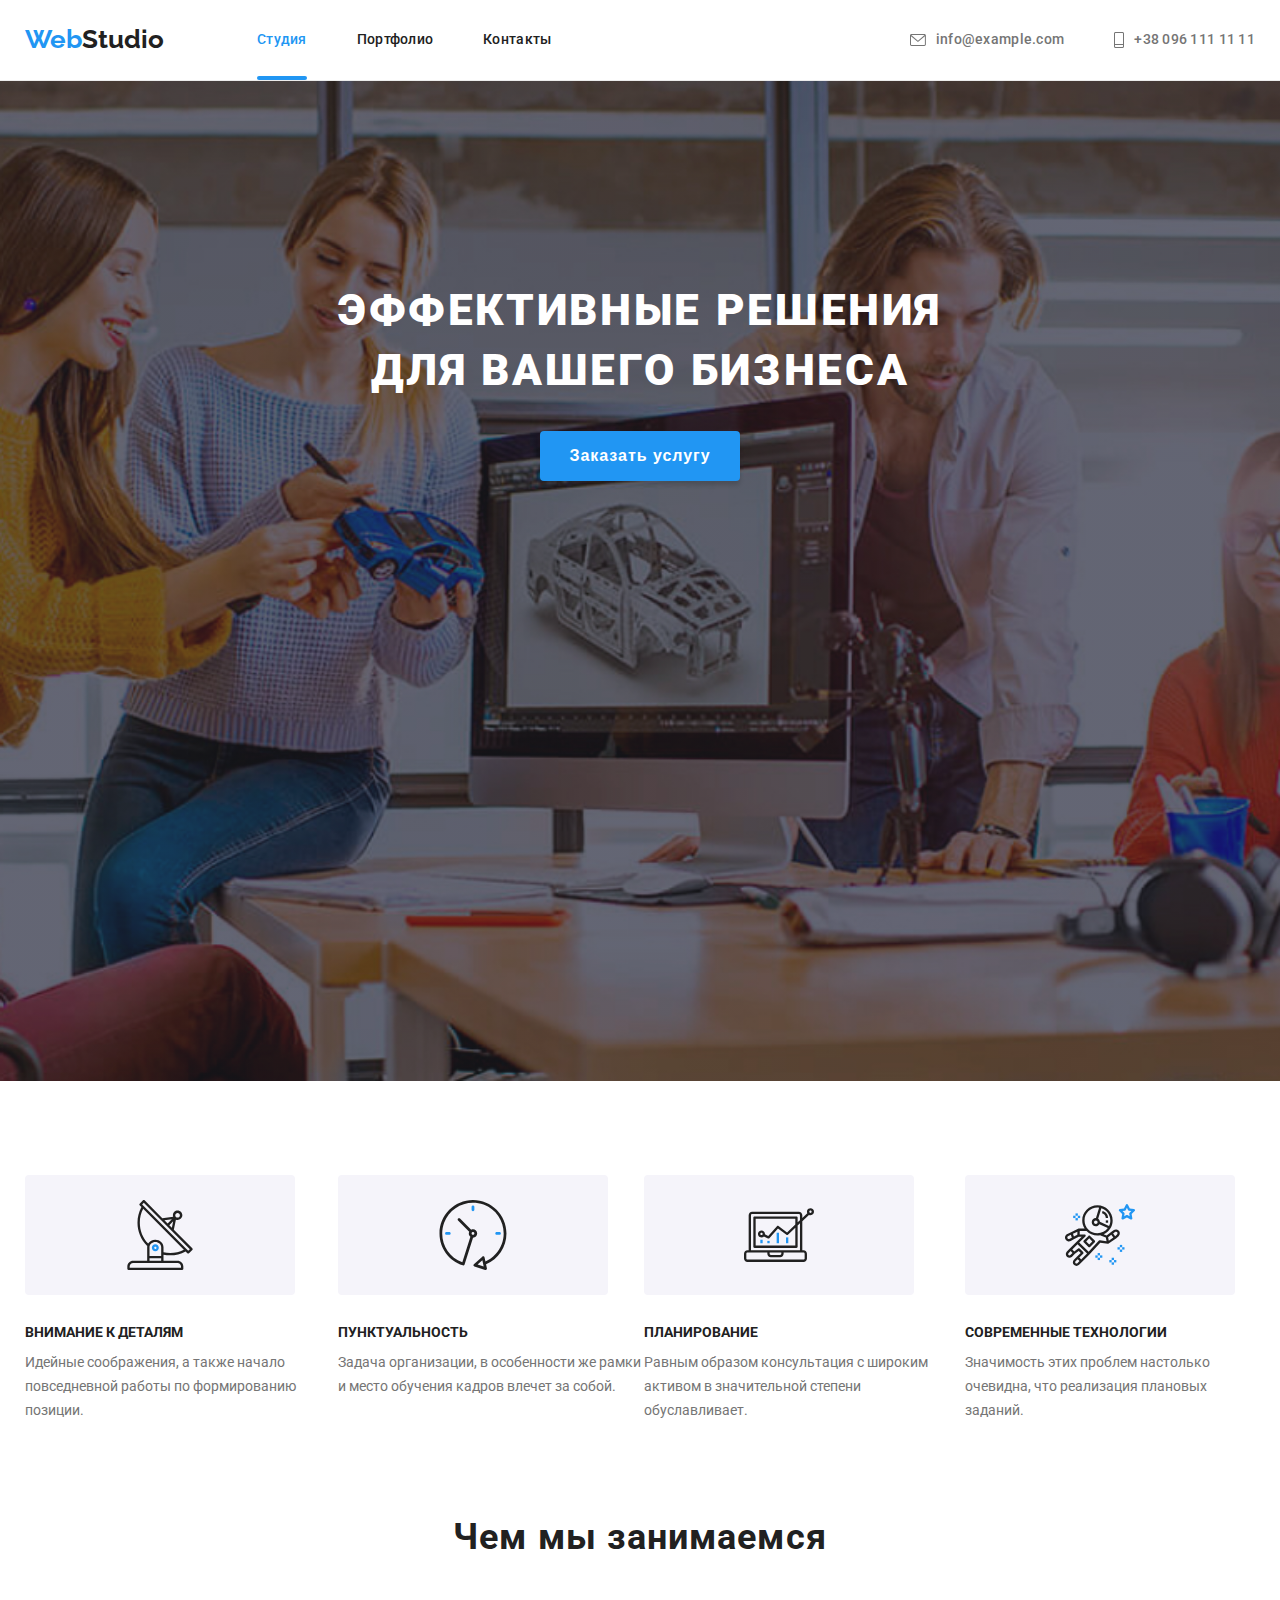
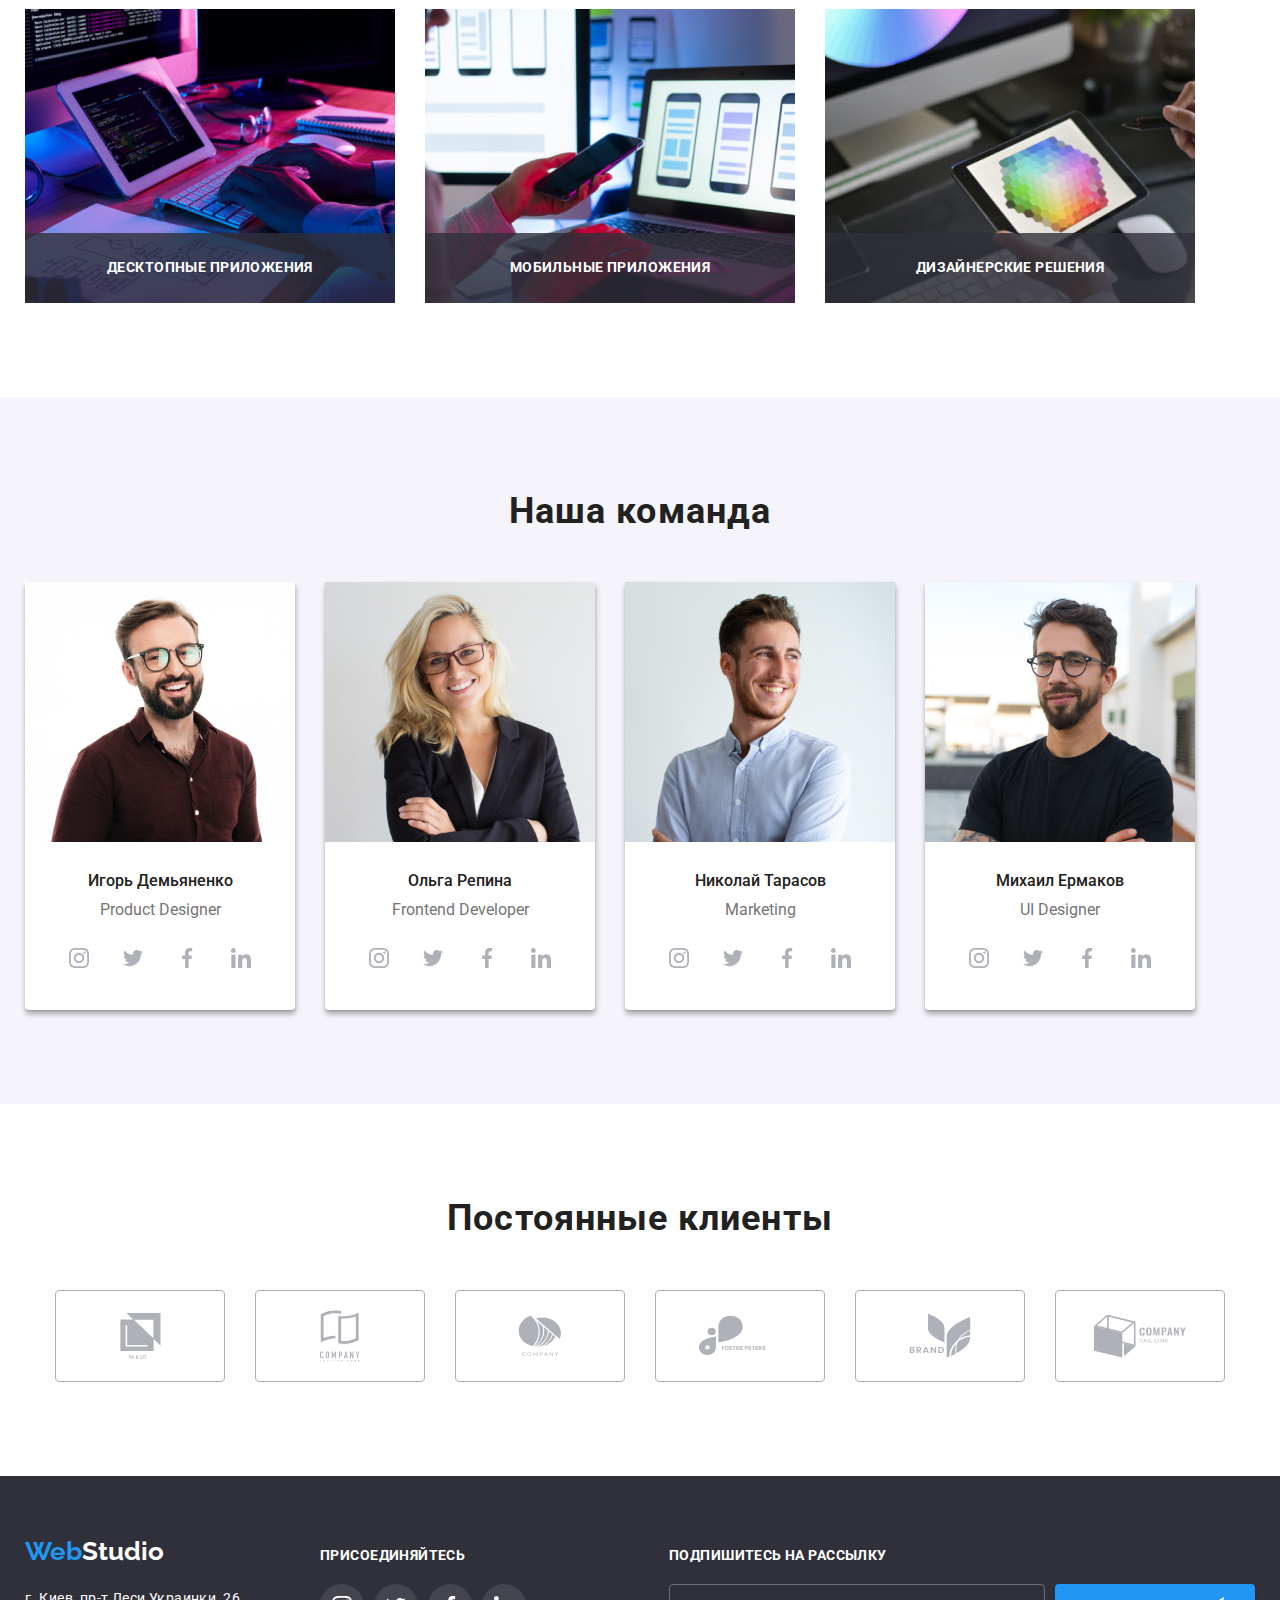
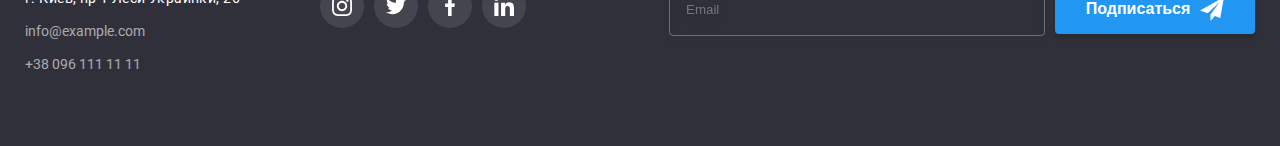
<file: index.html>
<!DOCTYPE html>
<html lang="ru">
<head>
  <meta charset="UTF-8">
  <meta name="viewport" content="width=device-width, initial-scale=1.0">
  <link rel="stylesheet" href="https://cdnjs.cloudflare.com/ajax/libs/modern-normalize/1.1.0/modern-normalize.min.css" integrity="sha512-wpPYUAdjBVSE4KJnH1VR1HeZfpl1ub8YT/NKx4PuQ5NmX2tKuGu6U/JRp5y+Y8XG2tV+wKQpNHVUX03MfMFn9Q==" crossorigin="anonymous" referrerpolicy="no-referrer"/>
  <link rel="stylesheet" href="./css/main.min.css"/>
  <style>
   @import url('https://fonts.googleapis.com/css2?family=Roboto:wght@400;500;700;900&display=swap');
   @import url('https://fonts.googleapis.com/css2?family=Raleway:wght@700&display=swap');
  </style>
  <title>Web Studio</title>
</head>
<body>
 <header class="header">
   <div class="container header-container">
     <nav class="navigation">
       <a href="./index.html" class="navigation__logo"><span class="navigation__web">Web</span>Studio</a>
       <ul class="navigation__site-nav">
         <li class="navigation__list"><a href="./index.html" class="navigation__link navigation__link--current">Студия</a></li>
         <li class="navigation__list"><a href="./portfolio.html" class="navigation__link">Портфолио</a></li>
         <li class="navigation__list"><a href="" class="navigation__link">Контакты</a></li>
       </ul>
     </nav>
     <ul class="link">
       <li class="link__item">
         <a href="mailto:info@devstudio.com" class="link__email">
           <svg class="link__icon" width="16" height="12">
             <use href="./images/symbol-defs.svg#icon-mail"></use>
           </svg>info@example.com
         </a>
       </li>
       <li class="link__item">
         <a href="tel:+380961111111" class="link__tel">
           <svg class="link__icon" width="10" height="16">
             <use href="./images/symbol-defs.svg#icon-tel"></use>
           </svg>+38 096 111 11 11
         </a>
       </li>
     </ul>
   </div>
  </header>
  <main>
    <section class="hero">
      <div class="container">
       <h1 class="hero__tagline">Эффективные решения для вашего бизнеса</h1>
       <button data-modal-open class="hero__button">Заказать услугу</button>
      </div>
    </section>
    <section class="benefits section">
      <h2 class="container__text">Наши преимущества</h2>
      <div class="container">
       <ul class="advantages">
        <li class="advantages_item">
          <div class="advantages__icon">
            <svg class="advantages__svg"  width="70" height="70">
              <use href="./images/symbol-defs.svg#icon-antenna-1"></use>
            </svg>
          </div>
          <h3 class="advantages__top">Внимание к деталям</h3>
          <p class="advantages__text">Идейные соображения, а также начало повседневной работы по формированию позиции.</p>
        </li>
        <li class="advantages_item">
          <div class="advantages__icon">
            <svg class="advantages__svg"  width="70" height="70">
              <use href="./images/symbol-defs.svg#icon-clock-1"></use>
            </svg>
          </div>
          <h3 class="advantages__top">Пунктуальность</h3>
          <p class="advantages__text">Задача организации, в особенности же рамки и место обучения кадров влечет за собой.
          </p>
        </li>
        <li class="advantages_item">
          <div class="advantages__icon">
            <svg class="advantages__svg"  width="70" height="70">
              <use href="./images/symbol-defs.svg#icon-diagram-1"></use>
            </svg>
          </div>
          <h3 class="advantages__top">Планирование</h3>
          <p class="advantages__text">Равным образом консультация с широким активом в значительной степени обуславливает.
          </p>
        </li>
        <li class="advantages_item">
          <div class="advantages__icon">
            <svg class="advantages__svg"  width="70" height="70">
              <use href="./images/symbol-defs.svg#icon-astronaut-1"></use>
            </svg>
          </div>
          <h3 class="advantages__top">Современные технологии</h3>
          <p class="advantages__text">Значимость этих проблем настолько очевидна, что реализация плановых заданий.</p>
        </li>
       </ul>
      </div>
    </section>
    <section class="doing section">
      <div class="container">
       <h2 class="service__top">Чем мы занимаемся</h2>
       <ul class="service__examples">
         <li class="service__img">
           <img src="./images/1.jpg" width="370" alt="programer-working-his-desk-office">
           <h3 class="service__text">Десктопные приложения</h3>
         </li>
         <li class="service__img">
           <img src="./images/2.jpg" width="370" alt="web-ui-designers-are-developing-application-smartphones-team-creators-is-working-interface-mobile">
           <h3 class="service__text">Мобильные приложения</h3>
          </li>
         <li class="service__img">
           <img src="./images/3.jpg" width="370" alt="creative-artist-web-design-with-working-colour-selection-graphic-tablet">
           <h3 class="service__text">Дизайнерские решения</h3>
          </li>
       </ul>
      </div>
    </section>
    <section class="command section">
      <div class="container">
       <h2 class="command__text">Наша команда</h2>
       <ul class="team">
         <li class="team__wrap">
           <img src="./images/demyanenko.png" width="270" alt="demyanenko">
            <h3 class="team__title">Игорь Демьяненко</h3>
            <p class="team__profession">Product Designer</p>
            <ul class="team__social-icon">
              <li class="team__social">
                <a href="" class="team__social-link">
                  <svg class="team__icon" width="20" height="20">
                    <use href="./images/symbol-defs.svg#icon-instagram-1"></use>
                  </svg>
                </a>
              </li>
              <li class="team__social">
               <a href="" class="team__social-link">
                 <svg class="team__icon" width="20" height="20">
                   <use href="./images/symbol-defs.svg#icon-twitter-1"></use>
                 </svg>
               </a>
              </li>
              <li class="team__social">
                <a href="" class="team__social-link">
                 <svg class="team__icon" width="20" height="20">
                   <use href="./images/symbol-defs.svg#icon-facebook-1"></use>
                 </svg>
                </a>
              </li>
              <li class="team__social">
                <a href="" class="team__social-link">
                  <svg class="team__icon" width="20" height="20">
                    <use href="./images/symbol-defs.svg#icon-linkedin-1"></use>
                  </svg>
                </a>
              </li>
            </ul>
          </li>
          <li class="team__wrap">
            <img src="./images/repina.png" width="270" alt="repina">
            <h3 class="team__title">Ольга Репина</h3>
            <p class="team__profession">Frontend Developer</p>
            <ul class="team__social-icon">
              <li class="team__social">
                <a href="" class="team__social-link">
                  <svg class="team__icon" width="20" height="20">
                    <use href="./images/symbol-defs.svg#icon-instagram-1"></use>
                  </svg>
                </a>
              </li>
              <li class="team__social">
                <a href="" class="team__social-link">
                  <svg class="team__icon" width="20" height="20">
                    <use href="./images/symbol-defs.svg#icon-twitter-1"></use>
                  </svg>
                </a>
              </li>
              <li class="team__social">
                <a href="" class="team__social-link">
                  <svg class="team__icon" width="20" height="20">
                    <use href="./images/symbol-defs.svg#icon-facebook-1"></use>
                  </svg>
                </a>
              </li>
              <li class="team__social">
                <a href="" class="team__social-link">
                  <svg class="team__icon" width="20" height="20">
                    <use href="./images/symbol-defs.svg#icon-linkedin-1"></use>
                  </svg>
                </a>
              </li>
            </ul>
          </li>
          <li class="team__wrap">
            <img src="./images/tarasov.png" width="270" alt="tarasov">
            <h3 class="team__title">Николай Тарасов</h3>
            <p class="team__profession">Marketing</p>
            <ul class="team__social-icon">
              <li class="team__social">
                <a href="" class="team__social-link">
                  <svg class="team__icon" width="20" height="20">
                    <use href="./images/symbol-defs.svg#icon-instagram-1"></use>
                  </svg>
                </a>
              </li>
              <li class="team__social">
                <a href="" class="team__social-link">
                  <svg class="team__icon" width="20" height="20">
                    <use href="./images/symbol-defs.svg#icon-twitter-1"></use>
                  </svg>
                </a>
              </li>
              <li class="team__social">
                <a href="" class="team__social-link">
                  <svg class="team__icon" width="20" height="20">
                    <use href="./images/symbol-defs.svg#icon-facebook-1"></use>
                  </svg>
                </a>
              </li>
              <li class="team__social">
                <a href="" class="team__social-link">
                  <svg class="team__icon" width="20" height="20">
                    <use href="./images/symbol-defs.svg#icon-linkedin-1"></use>
                  </svg>
                </a>
              </li>
            </ul>
          </li>
          <li class="team__wrap">
            <img src="./images/ermakov.png" width="270" alt="yermakov">
            <h3 class="team__title">Михаил Ермаков</h3>
            <p class="team__profession">UI Designer</p>
            <ul class="team__social-icon">
              <li class="team__social">
                <a href="" class="team__social-link">
                  <svg class="team__icon" width="20" height="20">
                    <use href="./images/symbol-defs.svg#icon-instagram-1"></use>
                  </svg>
                </a>
              </li>
              <li class="team__social">
                <a href="" class="team__social-link">
                  <svg class="team__icon" width="20" height="20">
                    <use href="./images/symbol-defs.svg#icon-twitter-1"></use>
                  </svg>
                </a>
              </li>
              <li class="team__social">
                <a href="" class="team__social-link">
                  <svg class="team__icon" width="20" height="20">
                    <use href="./images/symbol-defs.svg#icon-facebook-1"></use>
                  </svg>
                </a>
              </li>
              <li class="team__social">
                <a href="" class="team__social-link">
                  <svg class="team__icon" width="20" height="20">
                    <use href="./images/symbol-defs.svg#icon-linkedin-1"></use>
                  </svg>
                </a>
              </li>
            </ul>
          </li>
        </ul>
      </div>
    </section>
    <section class="section">
      <div class="container">
        <h2 class="command__text">Постоянные клиенты</h2>
        <ul class="partners">
          <li class="partners__list">
            <a href="" class="partners__item">
              <svg class="partners__icon" width="41" height="46">
                <use href="./images/symbol-defs.svg#icon-Logo"></use>
              </svg>
            </a>
          </li>
          <li class="partners__list">
            <a href="" class="partners__item">
              <svg class="partners__icon" width="40" height="52">
                <use href="./images/symbol-defs.svg#icon-Logo-1"></use>
              </svg>
            </a>
          </li>
          <li class="partners__list">
            <a href="" class="partners__item">
              <svg class="partners__icon" width="43.46" height="41.18">
                <use href="./images/symbol-defs.svg#icon-Logo-2"></use>
              </svg>
            </a>
          </li>
          <li class="partners__list">
            <a href="" class="partners__item">
              <svg class="partners__icon" width="84.44" height="40.62">
                <use href="./images/symbol-defs.svg#icon-Logo-3"></use>
              </svg>
            </a>
          </li>
          <li class="partners__list">
            <a href="" class="partners__item">
              <svg class="partners__icon" width="62.54" height="45.43">
                <use href="./images/symbol-defs.svg#icon-Logo-4"></use>
              </svg>
            </a>
          </li>
          <li class="partners__list">
            <a href="" class="partners__item">
              <svg class="partners__icon" width="93.79" height="43.93">
                <use href="./images/symbol-defs.svg#icon-Logo-5"></use>
              </svg>
            </a>
          </li>
        </ul>
      </div>
    </section>
  </main>
  <footer class="footer">
    <div class="container footer-container">
     <div class="footer-wrap">
       <a href="/index.html" class="footer__logo"><span class="navigation__web">Web</span>Studio</a>
       <address>
         <ul class="footer-contact">
           <li class="footer-contact__list"><a href="https://bit.ly/3pXMvUd" class="footer-contact__address" target="_blank" rel="noopener noreferrer">г. Киев, пр-т Леси Украинки, 26</a></li>
           <li class="footer-contact__list"><a href="mailto:info@devstudio.com" class="footer-contact__link">info@example.com</a></li>
           <li class="footer-contact__list"><a href="tel:+380961111111" class="footer-contact__link">+38 096 111 11 11</a></li>
         </ul>
       </address>
     </div>
     <div class="footer-social">
       <p class="footer-social__text">присоединяйтесь</p>
       <ul class="footer-social__list">
         <li class="footer-social__item">
           <a href="" class="footer-social__svg" >
             <svg class="footer-social__icon" width="20" height="20">
               <use href="./images/symbol-defs.svg#icon-instagram"></use>
             </svg>
           </a>
         <li class="footer-social__item">
           <a href="" class="footer-social__svg">
             <svg class="footer-social__icon" width="20" height="20">
               <use href="./images/symbol-defs.svg#icon-twitter"></use>
             </svg>
           </a>
         </li>
         <li class="footer-social__item">
           <a href="" class="footer-social__svg">
             <svg class="footer-social__icon" width="20" height="20">
               <use href="./images/symbol-defs.svg#icon-facebook"></use>
             </svg>
           </a>
         </li>
         <li class="footer-social__item">
           <a href="" class="footer-social__svg">
             <svg class="footer-social__icon" width="20" height="20">
               <use href="./images/symbol-defs.svg#icon-linkedin"></use>
             </svg>
           </a>
         </li>
       </ul>
     </div>
     <div class="subscribe">
       <form>
         <p class="subscribe__text">Подпишитесь на рассылку</p>
         <div class="subcribe__wrap">
           <input type="email" class="subcribe__email" name="email-footer" placeholder="Email">
           <button class="subcribe__button"  type="submit">
             Подписаться
             <svg class="subcribe__svg" width="24" height="24" viewBox="0 0 24 24" fill="none" xmlns="http://www.w3.org/2000/svg">
               <path d="M24 0L0 13.5L7.66994 16.3407L19.5 5.25002L10.5017 17.3896L10.509 17.3923L10.5 17.3896V24.0001L14.8013 18.982L20.2501 21.0001L24 0Z" fill="white" />
             </svg>
           </button>
         </div>
       </form>
     </div>
    </div>
  </footer>
  <div class="backdrop is-hidden" data-modal>
    <div class="modal"> 
      <button class="modal__button" data-modal-close>
        <svg width="11" height="11">
          <use href="./images/symbol-modal.svg#icon-off"></use>
        </svg>
      </button>
      <p class="modal__text">Оставьте свои данные, мы вам перезвоним</p>
      <form class="form">
        <div class="form__user-name">
          <label class="form__label" for="user_name"><span class="form__user-text">Имя</span></label>
          <div class="form__input">
            <input class="form__svg" type="text" name="user-name" id="user_name">
            <svg class="form__icon" width="12" height="12">
              <use href="./images/symbol-modal.svg#icon-men"></use> 
            </svg>
          </div>
        </div>
        <div class="form__tel">
          <label class="form__label" for="user_tel"><span class="form__user-text">Телефон</span></label>
          <div class="form__input">
            <input class="form__svg" type="tel" name="user-tel" id="user_tel">
            <svg class="form__icon" width="12" height="12">
             <use href="./images/symbol-modal.svg#icon-tele"></use>
            </svg>
          </div>
        </div>
        <div class="form__email">
          <label class="form__label" for="user_email"><span class="form__user-text">Почта</span></label>
          <div class="form__input">
            <input class="form__svg" type="email" name="email" id="user_email" >
            <svg class="form__icon" width="12" height="12">
              <use href="./images/symbol-modal.svg#icon-email"></use>
            </svg>
          </div>
        </div>
        <div class="form__comment">
          <label class="form__label" for="user-comment">
            <span class="form__item">Комментарий</span>
            <textarea class="form__textarea" name="user-comment" placeholder="Введите текст" id="user-comment"></textarea>
          </label>
        </div>
        <div class="form__wrap">
          <input class="form__checkbox form__visually" type="checkbox" name="check" id="check">
          <label for="check" class="form__agreement">
            <span class="form__icon-check">
              <svg class="form__svg-check" width="16" height="15">
                <use href="./images/symbol-modal.svg#icon-on"></use>
              </svg>
            </span>
            Соглашаюсь с рассылкой и принимаю
            <a class="form__treaty" href="">Условия договора</a>
          </label>
        </div>
        <div class="form__button-wrap">
          <button class="form__button" type="submit">Отправить</button>
        </div>
      </form>
    </div>
  </div>
  <script src="./js/modal.js"></script>
</body>
</html>
</file>
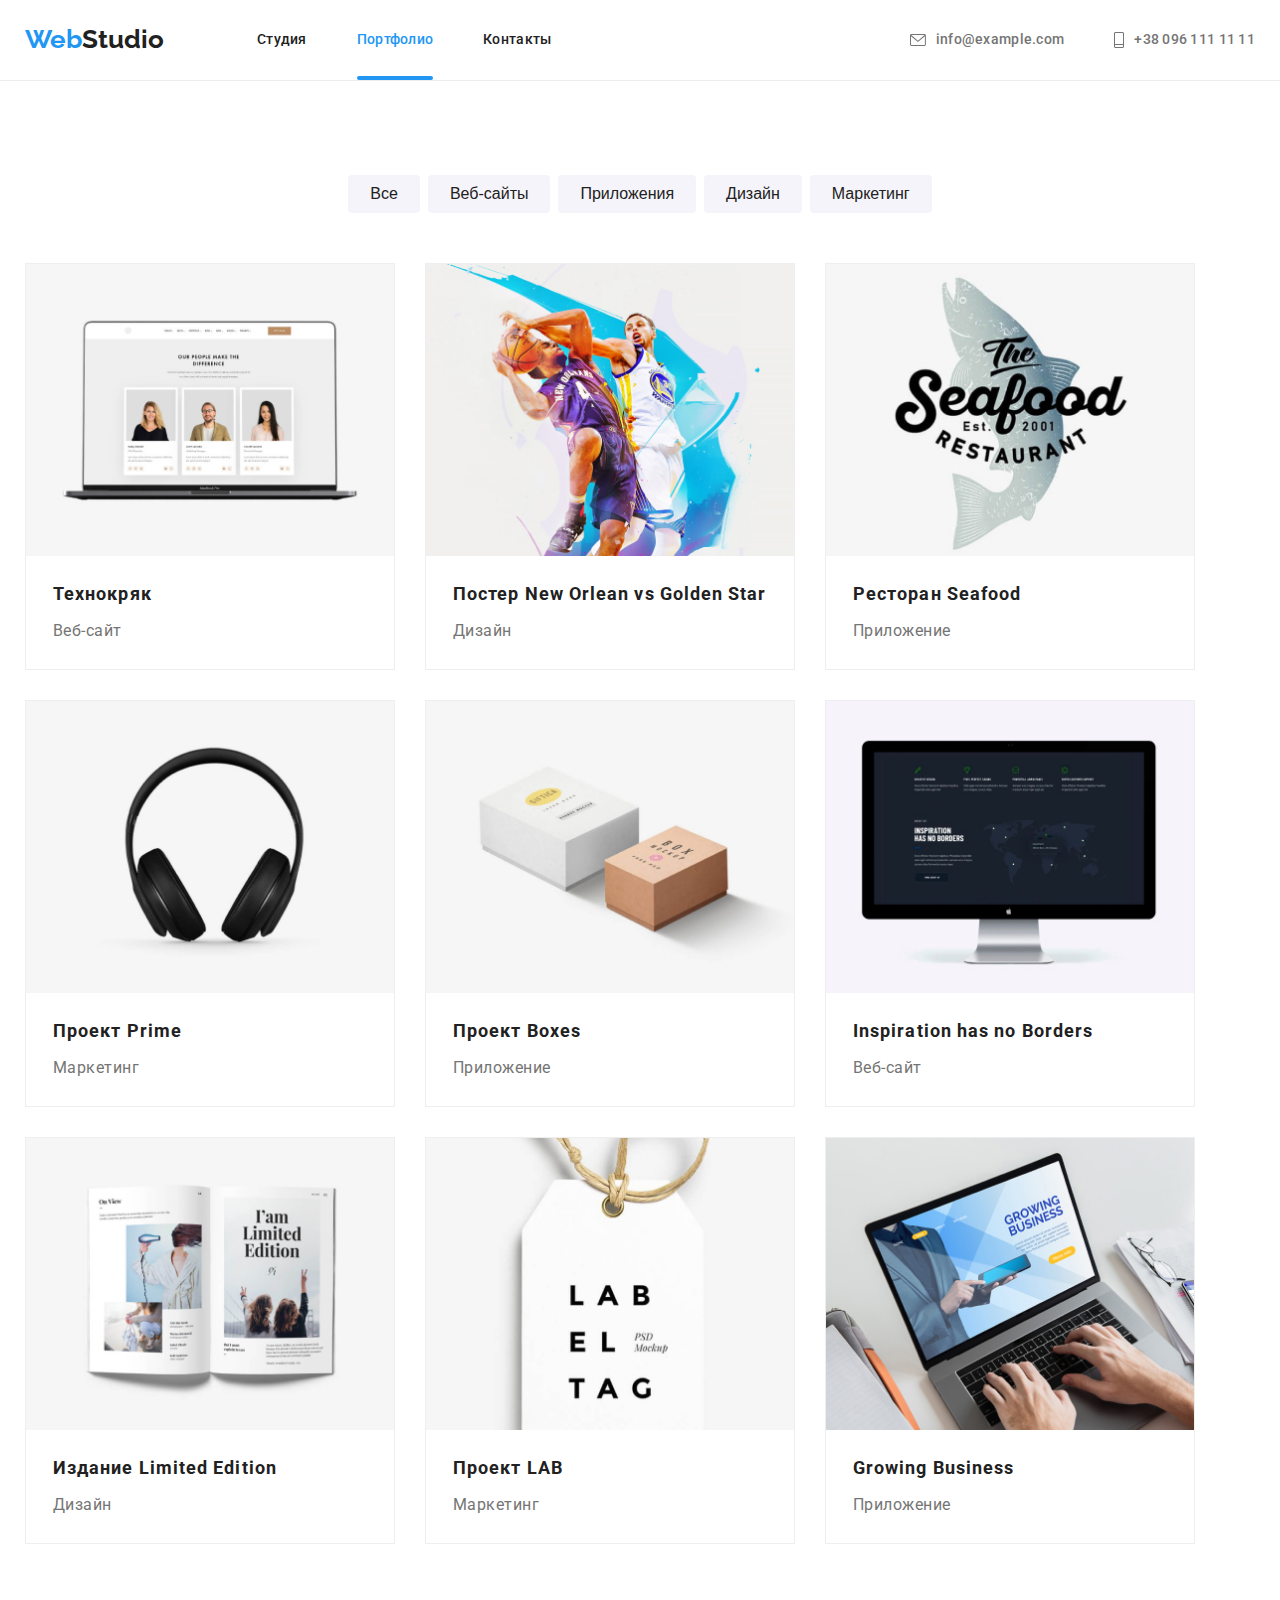
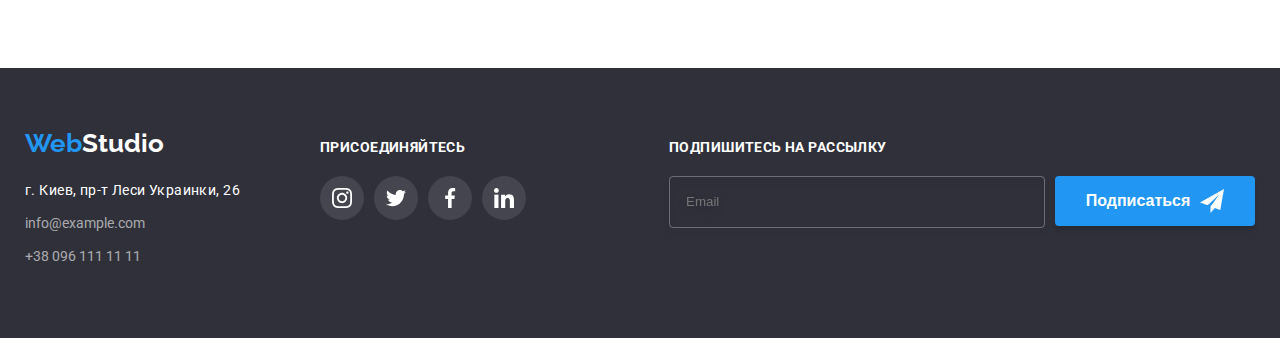
<file: portfolio.html>
<!DOCTYPE html>
<html lang="ru">
<head>
  <meta charset="UTF-8">
  <meta http-equiv="X-UA-Compatible" content="IE=edge">
  <meta name="viewport" content="width=device-width, initial-scale=1.0">
  <link rel="stylesheet" href="https://cdnjs.cloudflare.com/ajax/libs/modern-normalize/1.1.0/modern-normalize.min.css" integrity="sha512-wpPYUAdjBVSE4KJnH1VR1HeZfpl1ub8YT/NKx4PuQ5NmX2tKuGu6U/JRp5y+Y8XG2tV+wKQpNHVUX03MfMFn9Q==" crossorigin="anonymous" referrerpolicy="no-referrer" />
  <link rel="stylesheet" href="./css/main.min.css">
  <style>
    @import url('https://fonts.googleapis.com/css2?family=Roboto:wght@400;500;700;900&display=swap');      
    @import url('https://fonts.googleapis.com/css2?family=Raleway:wght@700&display=swap');
  </style>
  <title>Портфолио</title>
</head>
<body>
 <header class="header">
   <div class="container header-container">
     <nav class="navigation">
       <a href="./index.html" class="navigation__logo"><span class="navigation__web">Web</span>Studio</a>
       <ul class="navigation__site-nav">
         <li class="navigation__list"><a href="./index.html" class="navigation__link">Студия</a></li>
         <li class="navigation__list"><a href="./portfolio.html" class="navigation__link  navigation__link--current">Портфолио</a></li>
         <li class="navigation__list"><a href="" class="navigation__link">Контакты</a></li>
       </ul>
     </nav>
     <ul class="link">
       <li class="link__item">
         <a href="mailto:info@devstudio.com" class="link__email">
           <svg class="link__icon" width="16" height="12">
             <use href="./images/symbol-defs.svg#icon-mail"></use>
           </svg>info@example.com
         </a>
       </li>
       <li class="link__item">
         <a href="tel:+380961111111" class="link__tel">
           <svg class="link__icon" width="10" height="16">
             <use href="./images/symbol-defs.svg#icon-tel"></use>
           </svg>+38 096 111 11 11
         </a>
       </li>
     </ul>
   </div>
  </header>
 <main class="about-portfolio">
   <section class="section">
     <div class="container">
       <h1 class="container__text">Примеры наших работ</h1>
       <ul class="button__wrap">
         <li class="button__item"><button type="button" class="button__options">Все</button></li>
         <li class="button__item"><button type="button" class="button__options">Веб-сайты</button></li>
         <li class="button__item"><button type="button" class="button__options">Приложения</button></li>
         <li class="button__item"><button type="button" class="button__options">Дизайн</button></li>
         <li class="button__item"><button type="button" class="button__options">Маркетинг</button></li>
       </ul>
       <ul class="content">
         <li class="exx">
           <a href="" class="exx__wrap">
             <div class="exx__overlay">
               <img src="./images/portfolio-1.jpg" width="370" height="294" class="exx__img" alt="portfolio-1"> 
               <p class="exx__text">Ресурс предлагает комплексные предложения с разным уровнем функционала и сервисов. Все это позволит посетителю получить исчерпывающие сведения о компании или частном лице.</p>
              </div>
              <div class="exx__box">
               <h2 class="exx__name">Технокряк</h2>
               <p class="exx__type">Веб-сайт</p>
              </div>
           </a>
         </li>
         <li class="exx">
           <a href="" class="exx__wrap">
             <div class="exx__overlay">
               <img src="./images/portfolio-2.jpg" width="370" height="294" class="exx__img" alt="portfolio-2">
                <p class="exx__text">Ресурс предлагает комплексные предложения с разным уровнем функционала и сервисов. Все это позволит посетителю получить исчерпывающие сведения о компании или частном лице.</p>
             </div>
             <div class="exx__box">
               <h2 class="exx__name">Постер New Orlean vs Golden Star</h2>
               <p class="exx__type">Дизайн</p>
             </div>
           </a>
         </li>
         <li class="exx">
           <a href="" class="exx__wrap">
            <div class="exx__overlay">
              <img src="./images/portfolio-3.jpg" width="370" height="294" class="exx__img" alt="portfolio-2">
              <p class="exx__text">Ресурс предлагает комплексные предложения с разным уровнем функционала и сервисов. Все это позволит посетителю получить исчерпывающие сведения о компании или частном лице.</p>
            </div>
             <div class="exx__box">
               <h2 class="exx__name">Ресторан Seafood</h2>
               <p class="exx__type">Приложение</p>
             </div>
           </a>
         </li>
         <li class="exx">
           <a href="" class="exx__wrap">
             <div class="exx__overlay">
               <img src="./images/portfolio-4.jpg" width="370" height="294" class="exx__img" alt="portfolio-2">
                <p class="exx__text">Ресурс предлагает комплексные предложения с разным уровнем функционала и сервисов. Все это позволит посетителю получить исчерпывающие сведения о компании или частном лице.</p>
             </div>
             <div class="exx__box">
               <h2 class="exx__name">Проект Prime</h2>
               <p class="exx__type">Маркетинг</p>
             </div>
           </a>
         </li>
         <li class="exx">
           <a href="" class="exx__wrap">
             <div class="exx__overlay">
               <img src="./images/portfolio-5.jpg" width="370" height="294" class="exx__img" alt="portfolio-2">
                <p class="exx__text">Ресурс предлагает комплексные предложения с разным уровнем функционала и сервисов. Все это позволит посетителю получить исчерпывающие сведения о компании или частном лице.</p>
             </div>
             <div class="exx__box">
               <h2 class="exx__name">Проект Boxes</h2>
               <p class="exx__type">Приложение</p>
             </div>
           </a>
         </li>
         <li class="exx">
           <a href="" class="exx__wrap">
             <div class="exx__overlay">
               <img src="./images/portfolio-6.jpg" width="370" height="294" class="exx__img" alt="portfolio-2">
                <p class="exx__text">Ресурс предлагает комплексные предложения с разным уровнем функционала и сервисов. Все это позволит посетителю получить исчерпывающие сведения о компании или частном лице.</p>
             </div>
             <div class="exx__box">
               <h2 class="exx__name">Inspiration has no Borders</h2>
               <p class="exx__type">Веб-сайт</p>
              </div>
           </a>
         </li>
         <li class="exx">
           <a href="" class="exx__wrap">
             <div class="exx__overlay">
               <img src="./images/portfolio-7.jpg" width="370" height="294" class="exx__img" alt="portfolio-2">
                <p class="exx__text">Ресурс предлагает комплексные предложения с разным уровнем функционала и сервисов. Все это позволит посетителю получить исчерпывающие сведения о компании или частном лице.</p>
             </div>
             <div class="exx__box">
               <h2 class="exx__name">Издание Limited Edition</h2>
               <p class="exx__type">Дизайн</p>
             </div>
           </a>
         </li>
         <li class="exx">
           <a href="" class="exx__wrap">
             <div class="exx__overlay">
               <img src="./images/portfolio-8.jpg" width="370" height="294" class="exx__img" alt="portfolio-2">
                <p class="exx__text">Ресурс предлагает комплексные предложения с разным уровнем функционала и сервисов. Все это позволит посетителю получить исчерпывающие сведения о компании или частном лице.</p>
             </div>
             <div class="exx__box">
               <h2 class="exx__name">Проект LAB</h2>
               <p class="exx__type">Маркетинг</p>
             </div>
           </a>
         </li>
         <li class="exx">
           <a href="" class="exx__wrap">
             <div class="exx__overlay">
               <img src="./images/portfolio-9.jpg" width="370" height="294" class="exx__img" alt="portfolio-2">
                <p class="exx__text">Ресурс предлагает комплексные предложения с разным уровнем функционала и сервисов. Все это позволит посетителю получить исчерпывающие сведения о компании или частном лице.</p>
             </div>
             <div class="exx__box">
               <h2 class="exx__name">Growing Business</h2>
               <p class="exx__type">Приложение</p>
             </div>
            </a>
         </li>
       </ul>
     </div>
    </section>
 </main>
    <footer class="footer">
    <div class="container footer-container">
     <div class="footer-wrap">
       <a href="/index.html" class="footer__logo"><span class="navigation__web">Web</span>Studio</a>
       <address>
         <ul class="footer-contact">
           <li class="footer-contact__list"><a href="https://bit.ly/3pXMvUd" class="footer-contact__address" target="_blank" rel="noopener noreferrer">г. Киев, пр-т Леси Украинки, 26</a></li>
           <li class="footer-contact__list"><a href="mailto:info@devstudio.com" class="footer-contact__link">info@example.com</a></li>
           <li class="footer-contact__list"><a href="tel:+380961111111" class="footer-contact__link">+38 096 111 11 11</a></li>
         </ul>
       </address>
     </div>
     <div class="footer-social">
       <p class="footer-social__text">присоединяйтесь</p>
       <ul class="footer-social__list">
         <li class="footer-social__item">
           <a href="" class="footer-social__svg" >
             <svg class="footer-social__icon" width="20" height="20">
               <use href="./images/symbol-defs.svg#icon-instagram"></use>
             </svg>
           </a>
         <li class="footer-social__item">
           <a href="" class="footer-social__svg">
             <svg class="footer-social__icon" width="20" height="20">
               <use href="./images/symbol-defs.svg#icon-twitter"></use>
             </svg>
           </a>
         </li>
         <li class="footer-social__item">
           <a href="" class="footer-social__svg">
             <svg class="footer-social__icon" width="20" height="20">
               <use href="./images/symbol-defs.svg#icon-facebook"></use>
             </svg>
           </a>
         </li>
         <li class="footer-social__item">
           <a href="" class="footer-social__svg">
             <svg class="footer-social__icon" width="20" height="20">
               <use href="./images/symbol-defs.svg#icon-linkedin"></use>
             </svg>
           </a>
         </li>
       </ul>
     </div>
     <div class="subscribe">
       <form>
         <p class="subscribe__text">Подпишитесь на рассылку</p>
         <div class="subcribe__wrap">
           <input type="email" class="subcribe__email" name="email-footer" placeholder="Email">
           <button class="subcribe__button"  type="submit">
             Подписаться
             <svg class="subcribe__svg" width="24" height="24" viewBox="0 0 24 24" fill="none" xmlns="http://www.w3.org/2000/svg">
               <path d="M24 0L0 13.5L7.66994 16.3407L19.5 5.25002L10.5017 17.3896L10.509 17.3923L10.5 17.3896V24.0001L14.8013 18.982L20.2501 21.0001L24 0Z" fill="white" />
             </svg>
           </button>
         </div>
       </form>
     </div>
    </div>
  </footer>
</body>
</html>
</file>
<file: css/main.min.css>
*,*::after,*::before{margin:0;padding:0}a{text-decoration:none}ul{list-style:none}button{cursor:pointer;border:none}img{display:block;height:auto;max-width:100%}:root{--theme-accent: #ffffff;--theme-text-accent: #212121;--theme-text: #757575;--theme-button: #2196F3;--theme-bgr: #E5E5E5;--theme-button-other: #F5F4FA;--theme-bgr-field: #2F303A;--theme-adress-link: rgba(255, 255, 255, 0.6);--theme-social: #AFB1B8;--theme-bgr-about: #C4C4C4;--theme-header: #ECECEC}html{-webkit-box-sizing:border-box;box-sizing:border-box}body{font-family:'Roboto', sans-serif;font-weight:400;font-style:normal;font-size:14px;color:var(--theme-text);background-color:var(--theme-accent)}section{padding-top:94px;padding-bottom:94px}.container-flex{display:-webkit-box;display:-ms-flexbox;display:flex;-webkit-box-orient:horizontal;-webkit-box-direction:normal;-ms-flex-direction:row;flex-direction:row;-webkit-box-align:center;-ms-flex-align:center;align-items:center}.header-container{display:-webkit-box;display:-ms-flexbox;display:flex;-webkit-box-align:center;-ms-flex-align:center;align-items:center;height:80px}.about-doing{font-weight:700;font-size:36px;line-height:1.16;text-align:center;letter-spacing:0.03em;color:var(--theme-text-accent)}.container{width:1230px;padding:0 15px;margin-left:auto;margin-right:auto}.form__visually{clip:rect(0 0 0 0);-webkit-clip-path:inset(50%);clip-path:inset(50%);height:1px;width:1px;overflow:hidden;position:absolute;white-space:nowrap}.header{border-bottom:1px solid var(--theme-header)}.header-container{display:-webkit-box;display:-ms-flexbox;display:flex;-webkit-box-align:center;-ms-flex-align:center;align-items:center;height:80px}.navigation{display:-webkit-box;display:-ms-flexbox;display:flex;-webkit-box-align:center;-ms-flex-align:center;align-items:center}.navigation__logo{margin-right:93px;color:var(--theme-text-accent);font-family:'Raleway';font-weight:700;font-size:26px;padding-top:24px;padding-bottom:25px;line-height:1.19;text-decoration:none}.navigation__web{color:var(--theme-button);font-family:'Raleway';font-style:normal;font-weight:700;font-size:26px;line-height:1.19;text-decoration:none}.navigation__site-nav{position:relative;margin-left:0;margin-right:40px;padding-top:32px;padding-bottom:32px;display:-webkit-inline-box;display:-ms-inline-flexbox;display:inline-flex;margin:0;color:var(--theme-text-accent);font-weight:500;line-height:1.14;letter-spacing:0.02em;text-decoration:none}.navigation__list{margin-right:50px;list-style:none}.navigation__list:last-child{margin-right:0px}.navigation__list:hover,.navigation__list:focus{color:var(--theme-button);-webkit-transition-duration:250ms;transition-duration:250ms;-webkit-transition-timing-function:cubic-bezier(0.4, 0, 0.2, 1);transition-timing-function:cubic-bezier(0.4, 0, 0.2, 1);-webkit-transition-property:color;transition-property:color}.navigation__link{position:relative;padding-top:32px;padding-bottom:32px;display:-webkit-inline-box;display:-ms-inline-flexbox;display:inline-flex;margin:0;color:var(--theme-text-accent);font-weight:500;line-height:1.14;letter-spacing:0.02em;text-decoration:none}.navigation__link--current{color:var(--theme-button);position:relative}.navigation__link--current::after{position:absolute;content:"";bottom:0px;left:0;width:100%;height:4px;background:var(--theme-button);border-radius:2px}.link{display:-webkit-box;display:-ms-flexbox;display:flex;margin-left:auto}.link__item{margin-right:50px;list-style:none}.link__item:last-child{margin-right:0}.link__email{color:var(--theme-text);font-weight:500;line-height:1.14;letter-spacing:0.02em;text-decoration:none;display:-webkit-box;display:-ms-flexbox;display:flex;-webkit-box-align:center;-ms-flex-align:center;align-items:center}.link__email:hover,.link__email:focus{color:var(--theme-button);fill:var(--theme-button);-webkit-transition-duration:250ms;transition-duration:250ms;-webkit-transition-timing-function:cubic-bezier(0.4, 0, 0.2, 1);transition-timing-function:cubic-bezier(0.4, 0, 0.2, 1);-webkit-transition-property:color, fill;transition-property:color, fill}.link__tel{color:var(--theme-text);font-weight:500;line-height:1.14;letter-spacing:0.02em;text-decoration:none;display:-webkit-box;display:-ms-flexbox;display:flex;-webkit-box-align:center;-ms-flex-align:center;align-items:center}.link__tel:hover,.link__tel:focus{color:var(--theme-button);fill:var(--theme-button);-webkit-transition-duration:250ms;transition-duration:250ms;-webkit-transition-timing-function:cubic-bezier(0.4, 0, 0.2, 1);transition-timing-function:cubic-bezier(0.4, 0, 0.2, 1);-webkit-transition-property:color, fill;transition-property:color, fill}.link__icon{margin-right:10px;fill:currentColor}.hero{max-width:1600px;height:600px;margin:auto;display:-webkit-box;display:-ms-flexbox;display:flex;-webkit-box-orient:vertical;-webkit-box-direction:normal;-ms-flex-direction:column;flex-direction:column;background:var(--theme-bgr-about);background-image:-webkit-gradient(linear, left top, left bottom, from(rgba(47,48,58,0.4)), to(rgba(47,48,58,0.4))),url(../images/Img.jpg);background-image:linear-gradient(rgba(47,48,58,0.4), rgba(47,48,58,0.4)),url(../images/Img.jpg);background-repeat:no-repeat;background-position:center;background-size:cover;padding-top:200px;padding-bottom:200px;text-align:center;-webkit-box-align:center;-ms-flex-align:center;align-items:center}.hero__tagline{max-width:696px;margin-left:auto;margin-right:auto;margin-bottom:30px;color:var(--theme-accent);font-weight:900;font-size:44px;line-height:1.36;letter-spacing:0.06em;text-transform:uppercase;text-align:center}.hero__button{cursor:pointer;margin:0 auto;color:var(--theme-accent);-webkit-box-shadow:0px 4px 4px rgba(0,0,0,0.15);box-shadow:0px 4px 4px rgba(0,0,0,0.15);background-color:var(--theme-button);min-width:200px;height:50px;letter-spacing:0.06em;border-radius:4px;font-weight:700;font-size:16px;line-height:1.87;border:none}.benefits{padding-bottom:0}.advantages{display:-webkit-box;display:-ms-flexbox;display:flex;list-style:none}.advantages__top{margin-bottom:10px;color:var(--theme-text-accent);font-size:14px;line-height:1.14;text-transform:uppercase}.advantages__text{color:var(--theme-text);font-size:14px;line-height:1.71;text-align:left}.advantages__icon{display:-webkit-box;display:-ms-flexbox;display:flex;-webkit-box-align:center;-ms-flex-align:center;align-items:center;-webkit-box-pack:center;-ms-flex-pack:center;justify-content:center;width:270px;height:120px;background:var(--theme-button-other);border-radius:4px;margin-bottom:30px}.service__top{margin-bottom:50px;font-weight:700;font-size:36px;line-height:1.16;text-align:center;letter-spacing:0.03em;color:var(--theme-text-accent)}.service__examples{display:-webkit-box;display:-ms-flexbox;display:flex;margin:0;padding-left:0}.service__img{display:inline;position:relative;margin-right:30px;list-style:none}.service__text{position:absolute;display:-webkit-box;display:-ms-flexbox;display:flex;-webkit-box-pack:center;-ms-flex-pack:center;justify-content:center;-webkit-box-align:center;-ms-flex-align:center;align-items:center;width:100%;height:70px;left:0;bottom:0;font-weight:700;font-size:14px;line-height:1.14;text-align:center;letter-spacing:0.03em;text-transform:uppercase;color:var(--theme-accent);background-color:rgba(47,48,58,0.8)}.command{background-color:var(--theme-button-other)}.command__text{margin-bottom:50px;font-weight:700;text-align:center;color:var(--theme-text-accent);font-size:36px;line-height:1.16;letter-spacing:0.03em}.team{display:-webkit-box;display:-ms-flexbox;display:flex;margin:0;padding-left:0}.team__wrap{margin-right:30px;width:270px;background-color:var(--theme-accent);text-align:center;-webkit-box-shadow:0px 1px 1px rgba(0,0,0,0.12),0px 4px 4px rgba(0,0,0,0.14),1px 4px 6px rgba(0,0,0,0.2);box-shadow:0px 1px 1px rgba(0,0,0,0.12),0px 4px 4px rgba(0,0,0,0.14),1px 4px 6px rgba(0,0,0,0.2);border-radius:0px 0px 4px 4px;list-style:none}.team__title{margin-top:30px;margin-bottom:10px;color:var(--theme-text-accent);font-weight:500;font-size:16px;line-height:1.18;text-align:center}.team__profession{margin-bottom:16px;font-weight:400;color:var(--theme-text);font-size:16px;line-height:1.18;text-align:center}.team__social-icon{display:-webkit-box;display:-ms-flexbox;display:flex;-webkit-box-pack:center;-ms-flex-pack:center;justify-content:center;margin-bottom:30px}.team__social-icon:last-child{margin-right:0px}.team__social{list-style:none;margin-right:10px}.team__social:last-child{margin-right:0px}.team__social-link{width:44px;height:44px;border-radius:50%;display:-webkit-box;display:-ms-flexbox;display:flex;-webkit-box-pack:center;-ms-flex-pack:center;justify-content:center;-webkit-box-align:center;-ms-flex-align:center;align-items:center;cursor:pointer;fill:var(--theme-social)}.team__social-link:hover{background-color:var(--theme-button);fill:var(--theme-accent);-webkit-transition-duration:250ms;transition-duration:250ms;-webkit-transition-timing-function:cubic-bezier(0.4, 0, 0.2, 1);transition-timing-function:cubic-bezier(0.4, 0, 0.2, 1);-webkit-transition-property:color, fill;transition-property:color, fill}.partners{display:-webkit-box;display:-ms-flexbox;display:flex;-webkit-box-pack:center;-ms-flex-pack:center;justify-content:center}.partners__list{list-style:none;margin-right:30px}.partners__list:last-child{margin-right:0px}.partners__item{width:170px;height:92px;display:-webkit-box;display:-ms-flexbox;display:flex;-webkit-box-pack:center;-ms-flex-pack:center;justify-content:center;-webkit-box-align:center;-ms-flex-align:center;align-items:center;border:1px solid var(--theme-social);-webkit-box-sizing:border-box;box-sizing:border-box;border-radius:4px;cursor:pointer;fill:var(--theme-social)}.partners__item:hover,.partners__item:focus{border:1px solid var(--theme-button);fill:var(--theme-button);-webkit-transition-duration:250ms;transition-duration:250ms;-webkit-transition-timing-function:cubic-bezier(0.4, 0, 0.2, 1);transition-timing-function:cubic-bezier(0.4, 0, 0.2, 1);-webkit-transition-property:color, fill;transition-property:color, fill}.content{display:-webkit-box;display:-ms-flexbox;display:flex;-ms-flex-wrap:wrap;flex-wrap:wrap}.content .exx{width:370px;margin-right:30px;margin-bottom:30px;list-style:none;-webkit-transition-property:-webkit-box-shadow;transition-property:-webkit-box-shadow;transition-property:box-shadow;transition-property:box-shadow, -webkit-box-shadow;-webkit-transition-duration:250ms;transition-duration:250ms;-webkit-transition-timing-function:cubic-bezier(0.4, 0, 0.2, 1);transition-timing-function:cubic-bezier(0.4, 0, 0.2, 1)}.exx:nth-child(3n+3){margin-right:0}.exx::nth-last-child(-n+3){margin-bottom:0}.exx:hover .text-backstage{-webkit-transform:translateY(0);transform:translateY(0)}.box{display:-webkit-box;display:-ms-flexbox;display:flex;-webkit-box-align:center;-ms-flex-align:center;align-items:center;text-align:left;position:relative;overflow:hidden}.exx__wrap{display:list-item;color:var(--theme-text-accent);border:1px solid #EEEEEE;list-style:none;overflow:hidden;position:relative;text-decoration:none}.exx__wrap:hover{-webkit-box-shadow:0px 1px 1px rgba(0,0,0,0.12),0px 4px 4px rgba(0,0,0,0.06),1px 4px 6px rgba(0,0,0,0.16);box-shadow:0px 1px 1px rgba(0,0,0,0.12),0px 4px 4px rgba(0,0,0,0.06),1px 4px 6px rgba(0,0,0,0.16);-webkit-transition-duration:250ms;transition-duration:250ms;-webkit-transition-timing-function:cubic-bezier(0.4, 0, 0.2, 1);transition-timing-function:cubic-bezier(0.4, 0, 0.2, 1);-webkit-transition-property:-webkit-box-shadow;transition-property:-webkit-box-shadow;transition-property:box-shadow;transition-property:box-shadow, -webkit-box-shadow}.exx__wrap:hover .exx__text{-webkit-transform:translateY(0px);transform:translateY(0px);opacity:1}.exx__overlay{position:relative;overflow:hidden}.exx__img{display:block;height:auto;width:100%}.exx__text{position:absolute;top:0;width:100%;height:100%;background-color:rgba(33,150,243,0.9);padding:63px 24px 0 24px;font-size:18px;line-height:1.5;letter-spacing:0.03em;color:var(--theme-accent);-webkit-transform:translateY(100%);transform:translateY(100%);-webkit-transition-property:-webkit-transform;transition-property:-webkit-transform;transition-property:transform;transition-property:transform, -webkit-transform;-webkit-transition-duration:250ms;transition-duration:250ms;-webkit-transition-timing-function:cubic-bezier(0.4, 0, 0.2, 1),opacity 250ms cubic-bezier(0.4, 0, 0.2, 1);transition-timing-function:cubic-bezier(0.4, 0, 0.2, 1),opacity 250ms cubic-bezier(0.4, 0, 0.2, 1)}.exx__box{padding:20px 24px;border-left:1px solid var(--theme-accent);border-bottom:1px solid var(--theme-accent);border-width:1px solid var(--theme-accent)}.exx__name{margin:0;margin-bottom:4px;font-weight:700;color:var(--theme-text-accent);font-size:18px;line-height:2;letter-spacing:0.06em;list-style:none}.exx__type{margin:0;color:var(--theme-text);font-size:16px;line-height:1.85;letter-spacing:0.03em;text-decoration:none;list-style:none}.container__text{display:none}.button__wrap{display:-webkit-box;display:-ms-flexbox;display:flex;-webkit-box-pack:center;-ms-flex-pack:center;justify-content:center;margin-bottom:50px;list-style:none}.button__item{margin-right:8px}.button__item:last-child{margin-right:0px}.button__options{color:var(--theme-text-accent);background-color:var(--theme-button-other);font-style:normal;font-weight:500;font-size:16px;line-height:1.62;border-radius:4px;border:none;padding:6px 22px}.button__options:hover,.button__options:focus{color:var(--theme-accent);background-color:var(--theme-button);-webkit-transition-duration:250ms;transition-duration:250ms;-webkit-transition-timing-function:cubic-bezier(0.4, 0, 0.2, 1);transition-timing-function:cubic-bezier(0.4, 0, 0.2, 1);-webkit-transition-property:color, background-color;transition-property:color, background-color}.backdrop{display:-webkit-box;display:-ms-flexbox;display:flex;-webkit-box-pack:center;-ms-flex-pack:center;justify-content:center;-webkit-box-align:center;-ms-flex-align:center;align-items:center;position:fixed;top:0;left:0;width:100%;height:100%;background:rgba(0,0,0,0.2);-webkit-transition:opacity 250ms;transition:opacity 250ms}.backdrop.is-hidden{opacity:0;pointer-events:none;-webkit-transition:opacity 250ms;transition:opacity 250ms}.modal{position:absolute;width:528px;padding:40px;top:50%;left:50%;-webkit-transform:translate(-50%, -50%);transform:translate(-50%, -50%);background-color:var(--theme-accent);-webkit-box-shadow:0px 1px 3px rgba(0,0,0,0.12),0px 1px 1px rgba(0,0,0,0.14),0px 2px 1px rgba(0,0,0,0.2);box-shadow:0px 1px 3px rgba(0,0,0,0.12),0px 1px 1px rgba(0,0,0,0.14),0px 2px 1px rgba(0,0,0,0.2);border-radius:4px}.modal:target{opacity:1;pointer-events:auto;overflow-y:auto}.modal__button{position:absolute;margin-left:450px;top:8px;width:30px;height:30px;cursor:pointer;color:var(--theme-text-accent);fill:currentColor;background-color:transparent;border:1px solid rgba(0,0,0,0.1);border-radius:50%}.modal__button:hover,.modal__button:focus{color:var(--theme-button)}.modal__text{font-weight:700;font-size:20px;line-height:1.15;text-align:center;letter-spacing:0.03em;color:var(--theme-text-accent);margin-bottom:12px}.form__label{font-size:12px;line-height:1.16;letter-spacing:0.01em;color:var(--theme-text);margin-bottom:10px}.form__user-text{display:block;margin-bottom:4px;margin-top:10px}.form__input{position:relative}.form__svg{width:100%;height:40px;padding-left:42px;border:1px solid rgba(33,33,33,0.2);border-radius:4px;outline:none;cursor:pointer}.form__svg:focus{border-color:var(--theme-button)}.form__icon{fill:var(--theme-text-accent);position:absolute;top:50%;left:12px;-webkit-transform:translateY(-50%);transform:translateY(-50%)}.form__svg:focus{border-color:var(--theme-button)}.form__svg:focus+.form__icon{fill:var(--theme-button)}.form__comment{margin-bottom:20px}.form__item{display:block;margin-bottom:4px;margin-top:10px}.form__textarea{width:100%;min-height:120px;padding:12px 16px;resize:none;margin-bottom:0;border:1px solid rgba(33,33,33,0.2);border-radius:4px;outline:none;cursor:pointer}.form__wrap{display:-webkit-box;display:-ms-flexbox;display:flex}.form__icon-check{display:-webkit-box;display:-ms-flexbox;display:flex;-webkit-box-pack:center;-ms-flex-pack:center;justify-content:center;-webkit-box-align:center;-ms-flex-align:center;align-items:center;margin-right:8px;width:16px;height:15px;border:2px solid var(--theme-text-accent)}.form__svg-check{fill:transparent}.form__agreement{display:-webkit-box;display:-ms-flexbox;display:flex;-webkit-box-align:center;-ms-flex-align:center;align-items:center;text-align:center;margin-bottom:30px;padding-left:12px;line-height:1.17;letter-spacing:0.03em;color:var(--theme-text)}.form__checkbox:checked+.form__agreement .form__icon-check{background-color:var(--theme-button);border:none}.form__checkbox:checked+.form__agreement .form__svg-check{fill:var(--theme-accent)}.form__treaty{border-bottom:1px solid var(--theme-button);color:var(--theme-button);margin-left:4px;line-height:100%}.form__button-wrap{display:-webkit-box;display:-ms-flexbox;display:flex;-webkit-box-pack:center;-ms-flex-pack:center;justify-content:center;-webkit-box-align:center;-ms-flex-align:center;align-items:center}.form__button{width:200px;height:50px;color:var(--theme-accent);font-weight:700;font-size:16px;line-height:1.87;letter-spacing:0.06em;background-color:var(--theme-button);-webkit-box-shadow:0px 4px 4px rgba(0,0,0,0.15);box-shadow:0px 4px 4px rgba(0,0,0,0.15);border-radius:4px;cursor:pointer;-webkit-transition-property:background-color, -webkit-box-shadow;transition-property:background-color, -webkit-box-shadow;transition-property:background-color, box-shadow;transition-property:background-color, box-shadow, -webkit-box-shadow;-webkit-transition-duration:250ms;transition-duration:250ms;-webkit-transition-timing-function:cubic-bezier(0.4, 0, 0.2, 1);transition-timing-function:cubic-bezier(0.4, 0, 0.2, 1);border:none}.footer{background-color:var(--theme-bgr-field);padding-top:60px;padding-bottom:60px}.footer-container{display:-webkit-box;display:-ms-flexbox;display:flex;-webkit-box-align:baseline;-ms-flex-align:baseline;align-items:baseline}.footer__logo{display:block;margin-bottom:20px;color:var(--theme-accent);font-family:'Raleway';font-style:normal;font-weight:700;font-size:26px;line-height:1.19;text-decoration:none}.footer-contact__list{margin-right:10px;margin-bottom:9px;list-style:none}.footer-contact__list:last-child(3){margin-bottom:0px}.footer-contact__address{color:var(--theme-accent);line-height:1.71;letter-spacing:0.03em;font-size:14px;text-decoration:none;font-style:normal;list-style:none}.footer-contact__link{color:var(--theme-adress-link);margin-top:9px;line-height:1.71;text-decoration:none;font-style:normal}.footer-social{margin-left:70px}.footer-social__text{font-weight:700;font-size:14px;line-height:1.14;letter-spacing:0.03em;text-transform:uppercase;color:var(--theme-accent);margin-bottom:20px}.footer-social__list{display:-webkit-box;display:-ms-flexbox;display:flex;-webkit-box-pack:center;-ms-flex-pack:center;justify-content:center}.footer-social__item{list-style:none;margin-right:10px;background:rgba(255,255,255,0.1);border-radius:50%}.footer-social__item:last-child{margin-right:0px}.footer-social__item:hover,.footer-social__item:focus{background-color:var(--theme-button);-webkit-transition-duration:250ms;transition-duration:250ms;-webkit-transition-timing-function:cubic-bezier(0.4, 0, 0.2, 1);transition-timing-function:cubic-bezier(0.4, 0, 0.2, 1);-webkit-transition-property:color, fill, background-color;transition-property:color, fill, background-color}.footer-social__svg{width:44px;height:44px;border-radius:50%;display:-webkit-box;display:-ms-flexbox;display:flex;-webkit-box-pack:center;-ms-flex-pack:center;justify-content:center;-webkit-box-align:center;-ms-flex-align:center;align-items:center;cursor:pointer}.footer-social__icon{fill:var(--theme-accent)}.subscribe{margin-left:auto}.subscribe__text{font-weight:700;font-size:14px;line-height:1.14;letter-spacing:0.03em;text-transform:uppercase;color:var(--theme-accent);margin-bottom:20px}.subcribe__wrap{display:-webkit-box;display:-ms-flexbox;display:flex;margin-bottom:20px}.subcribe__email{width:358px;height:50px;border:1px solid rgba(255,255,255,0.3);color:var(--theme-accent);-webkit-filter:drop-shadow(0px 4px 4px rgba(0,0,0,0.15));filter:drop-shadow(0px 4px 4px rgba(0,0,0,0.15));border-radius:4px;background-color:transparent;margin-right:10px;padding-left:16px}.subcribe__button{display:-webkit-box;display:-ms-flexbox;display:flex;-webkit-box-align:center;-ms-flex-align:center;align-items:center;-webkit-box-pack:center;-ms-flex-pack:center;justify-content:center;width:200px;height:50px;font-weight:700;font-size:16px;line-height:1.87;color:var(--theme-accent);background-color:var(--theme-button);-webkit-box-shadow:0px 4px 4px rgba(0,0,0,0.15);box-shadow:0px 4px 4px rgba(0,0,0,0.15);border-radius:4px;cursor:pointer;border:none}.subcribe__svg{margin-left:10px}
/*# sourceMappingURL=main.min.css.map */
</file>
